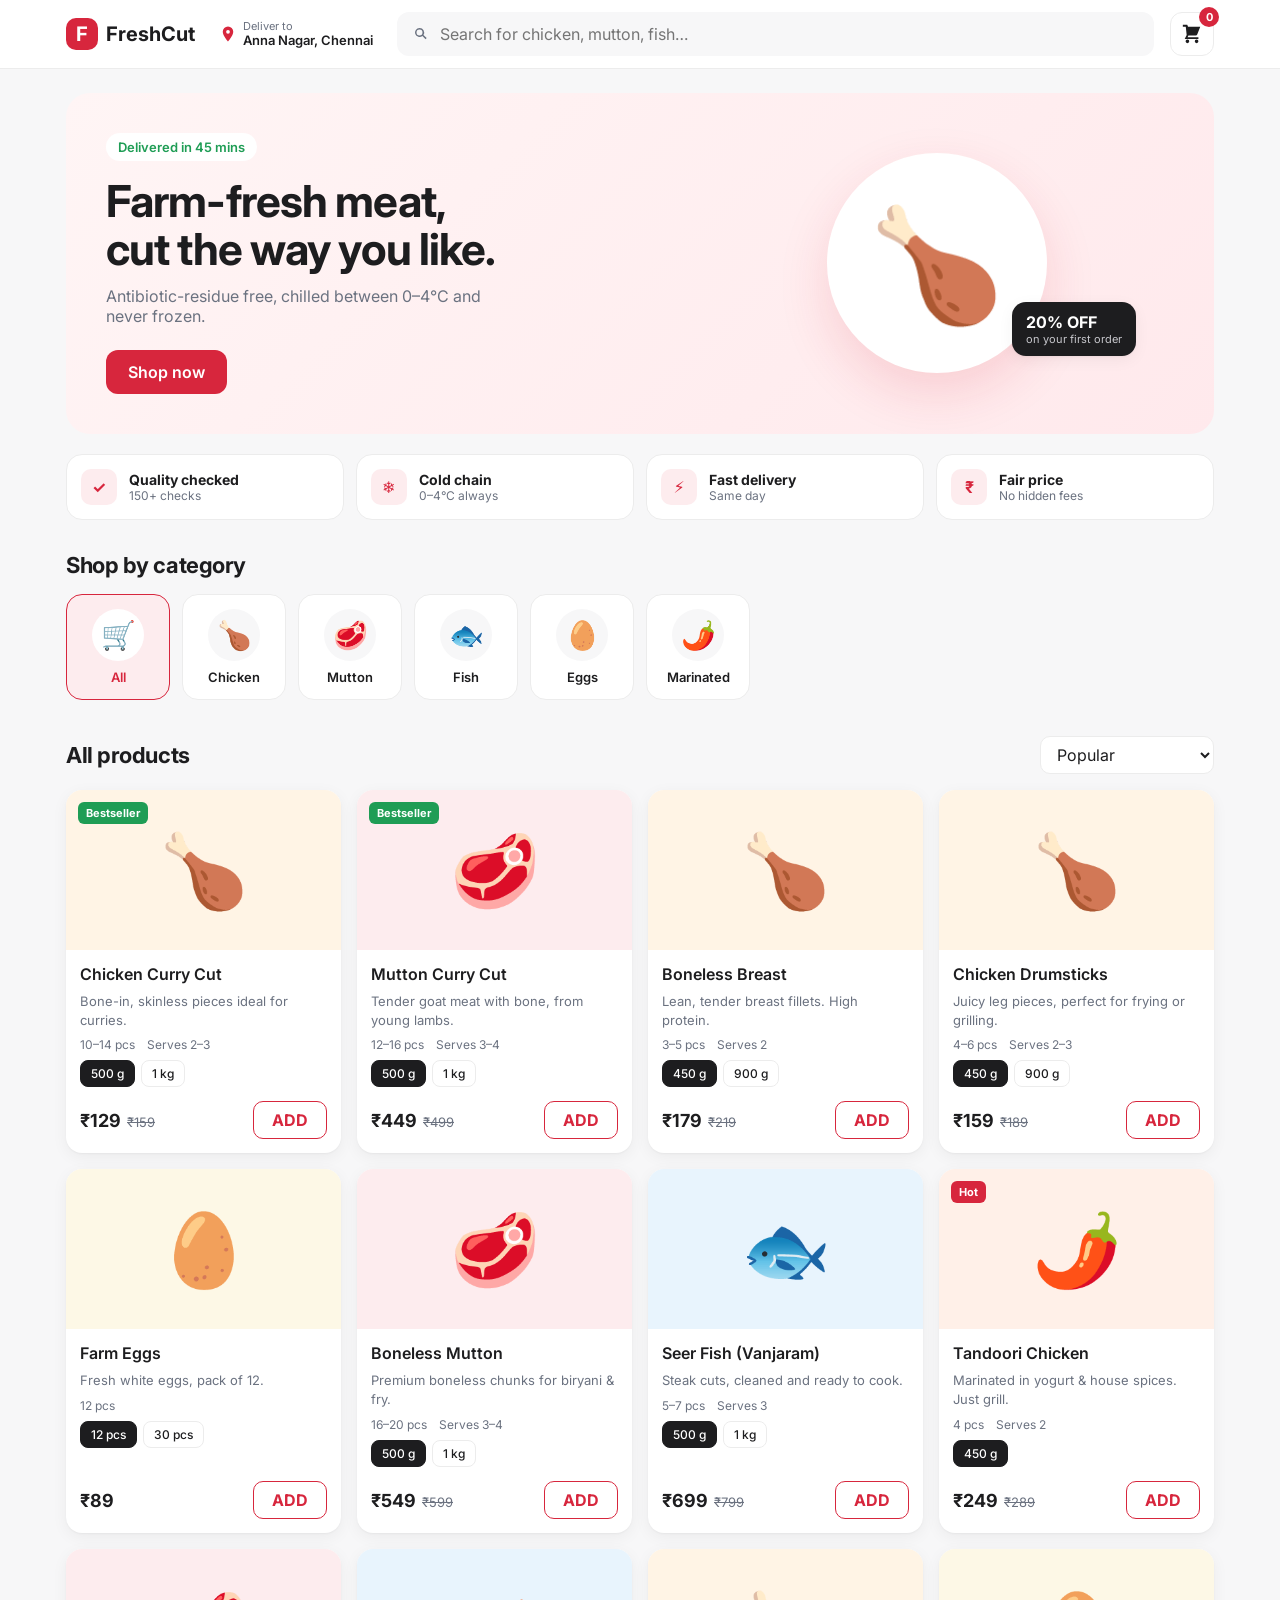
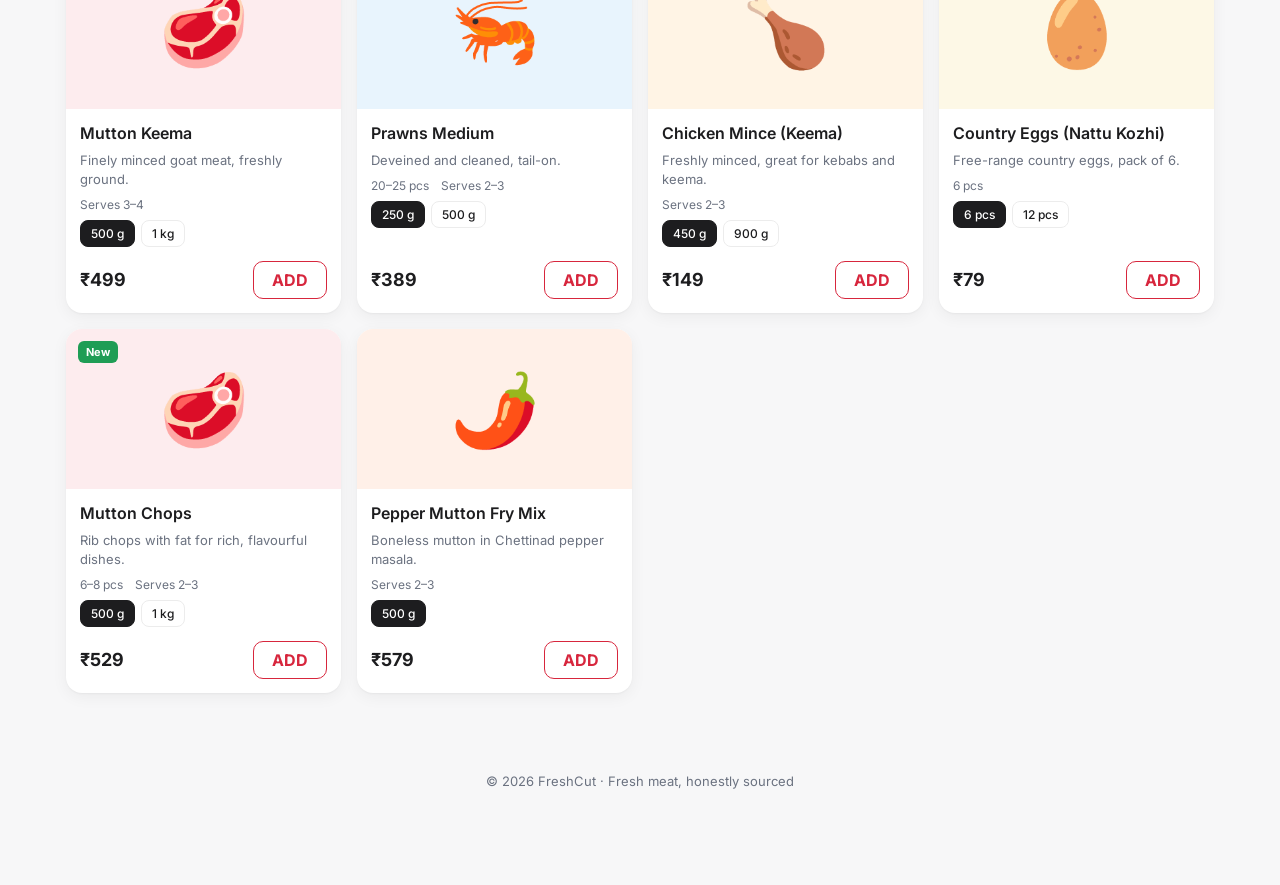
<file: index.html>
<!doctype html>
<html lang="en">
<head>
  <meta charset="utf-8" />
  <meta name="viewport" content="width=device-width, initial-scale=1" />
  <title>FreshCut – Chicken & Mutton</title>
  <meta name="description" content="Fresh chicken, mutton, fish and eggs delivered to your door." />
  <link rel="preconnect" href="https://fonts.googleapis.com" />
  <link href="https://fonts.googleapis.com/css2?family=Inter:wght@400;500;600;700&display=swap" rel="stylesheet" />
  <link rel="stylesheet" href="styles.css" />
</head>
<body>
  <header class="topbar">
    <div class="container topbar-inner">
      <a class="brand" href="#">
        <span class="brand-mark">F</span>
        <span>FreshCut</span>
      </a>

      <button class="location" type="button" aria-label="Change delivery location">
        <svg viewBox="0 0 24 24" width="18" height="18" aria-hidden="true"><path fill="currentColor" d="M12 2a7 7 0 0 0-7 7c0 5.25 7 13 7 13s7-7.75 7-13a7 7 0 0 0-7-7Zm0 9.5A2.5 2.5 0 1 1 12 6.5a2.5 2.5 0 0 1 0 5Z"/></svg>
        <span class="location-text">
          <small>Deliver to</small>
          <strong>Anna Nagar, Chennai</strong>
        </span>
      </button>

      <label class="search">
        <svg viewBox="0 0 24 24" width="18" height="18" aria-hidden="true"><path fill="currentColor" d="M10 4a6 6 0 1 0 3.87 10.59l4.27 4.27 1.41-1.41-4.27-4.27A6 6 0 0 0 10 4Zm0 2a4 4 0 1 1 0 8 4 4 0 0 1 0-8Z"/></svg>
        <input id="search" type="search" placeholder="Search for chicken, mutton, fish…" autocomplete="off" />
      </label>

      <button class="cart-btn" id="openCart" type="button" aria-label="Open cart">
        <svg viewBox="0 0 24 24" width="22" height="22" aria-hidden="true"><path fill="currentColor" d="M7 18a2 2 0 1 0 0 4 2 2 0 0 0 0-4Zm10 0a2 2 0 1 0 0 4 2 2 0 0 0 0-4ZM5.2 4H2V2h4.8l.9 2H21l-3.2 8.4a2 2 0 0 1-1.87 1.3H8.1l-.9 1.8H19v2H4l2.2-4.4L5.2 4Z"/></svg>
        <span class="cart-count" id="cartCount">0</span>
      </button>
    </div>
  </header>

  <main class="container">
    <section class="hero">
      <div class="hero-text">
        <span class="pill">Delivered in 45 mins</span>
        <h1>Farm-fresh meat,<br />cut the way you like.</h1>
        <p>Antibiotic-residue free, chilled between 0–4°C and never frozen.</p>
        <a class="btn btn-primary" href="#products">Shop now</a>
      </div>
      <div class="hero-art" aria-hidden="true">
        <div class="hero-plate"><span>🍗</span></div>
        <div class="hero-badge">
          <strong>20% OFF</strong>
          <small>on your first order</small>
        </div>
      </div>
    </section>

    <section class="features">
      <div class="feature"><span>✓</span><div><strong>Quality checked</strong><small>150+ checks</small></div></div>
      <div class="feature"><span>❄</span><div><strong>Cold chain</strong><small>0–4°C always</small></div></div>
      <div class="feature"><span>⚡</span><div><strong>Fast delivery</strong><small>Same day</small></div></div>
      <div class="feature"><span>₹</span><div><strong>Fair price</strong><small>No hidden fees</small></div></div>
    </section>

    <section id="products">
      <div class="section-head">
        <h2>Shop by category</h2>
      </div>
      <div class="categories" id="categories" role="tablist"></div>

      <div class="section-head">
        <h2 id="listTitle">All products</h2>
        <select id="sort" class="sort" aria-label="Sort products">
          <option value="popular">Popular</option>
          <option value="low">Price: low to high</option>
          <option value="high">Price: high to low</option>
        </select>
      </div>
      <div class="grid" id="grid"></div>
      <p class="empty" id="empty" hidden>No products match your search.</p>
    </section>
  </main>

  <footer class="footer">
    <div class="container">© 2026 FreshCut · Fresh meat, honestly sourced</div>
  </footer>

  <!-- Cart drawer -->
  <div class="overlay" id="overlay" hidden></div>
  <aside class="drawer" id="drawer" aria-label="Shopping cart" aria-hidden="true">
    <div class="drawer-head">
      <h3>Your cart</h3>
      <button class="icon-btn" id="closeCart" type="button" aria-label="Close cart">✕</button>
    </div>
    <div class="drawer-body" id="cartItems"></div>
    <div class="drawer-foot" id="cartFoot">
      <div class="row"><span>Item total</span><span id="subtotal">₹0</span></div>
      <div class="row"><span>Delivery</span><span id="delivery">₹0</span></div>
      <div class="row total"><span>To pay</span><span id="total">₹0</span></div>
      <p class="hint" id="freeHint"></p>
      <button class="btn btn-primary btn-block" id="checkout" type="button">Proceed to checkout</button>
    </div>
  </aside>

  <div class="toast" id="toast" role="status" aria-live="polite"></div>

  <!-- Mobile bottom cart bar -->
  <button class="cart-bar" id="cartBar" type="button" hidden>
    <span id="cartBarText">0 items · ₹0</span>
    <strong>View cart →</strong>
  </button>

  <script src="app.js"></script>
</body>
</html>
</file>
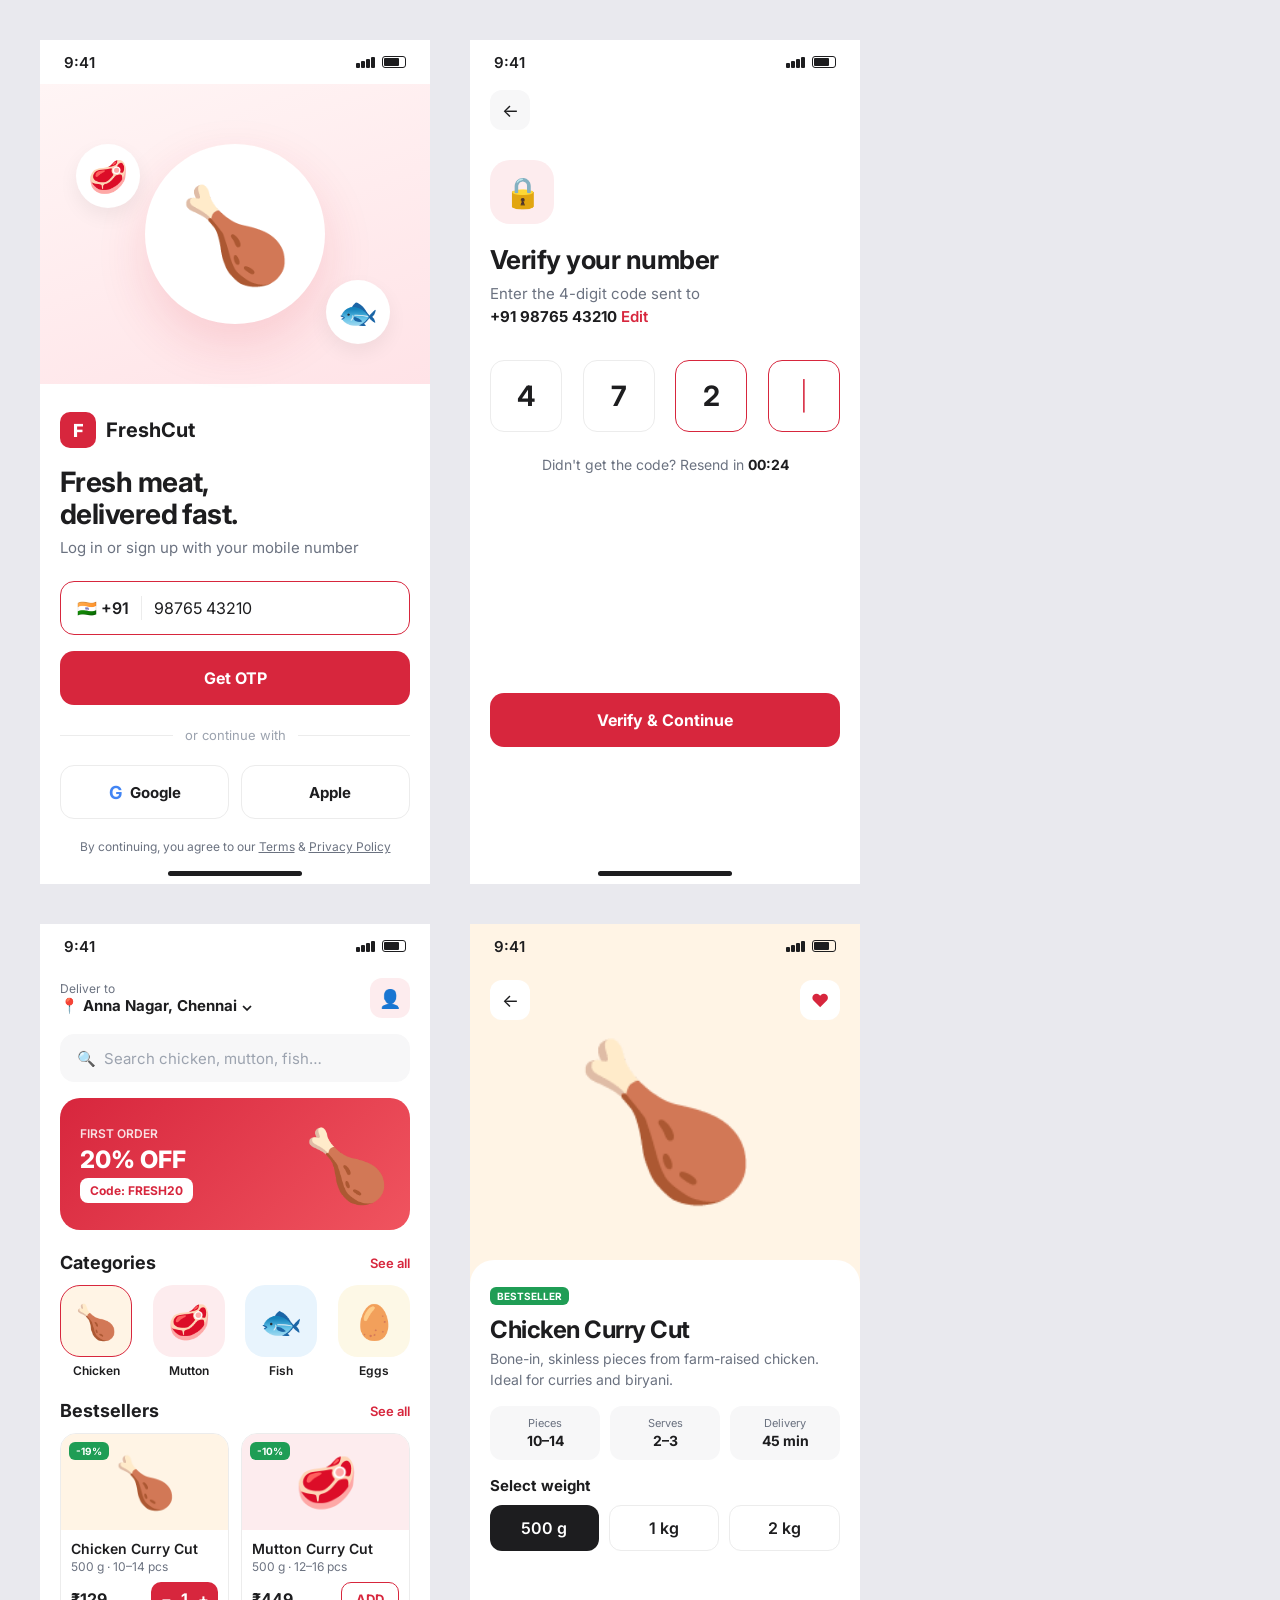
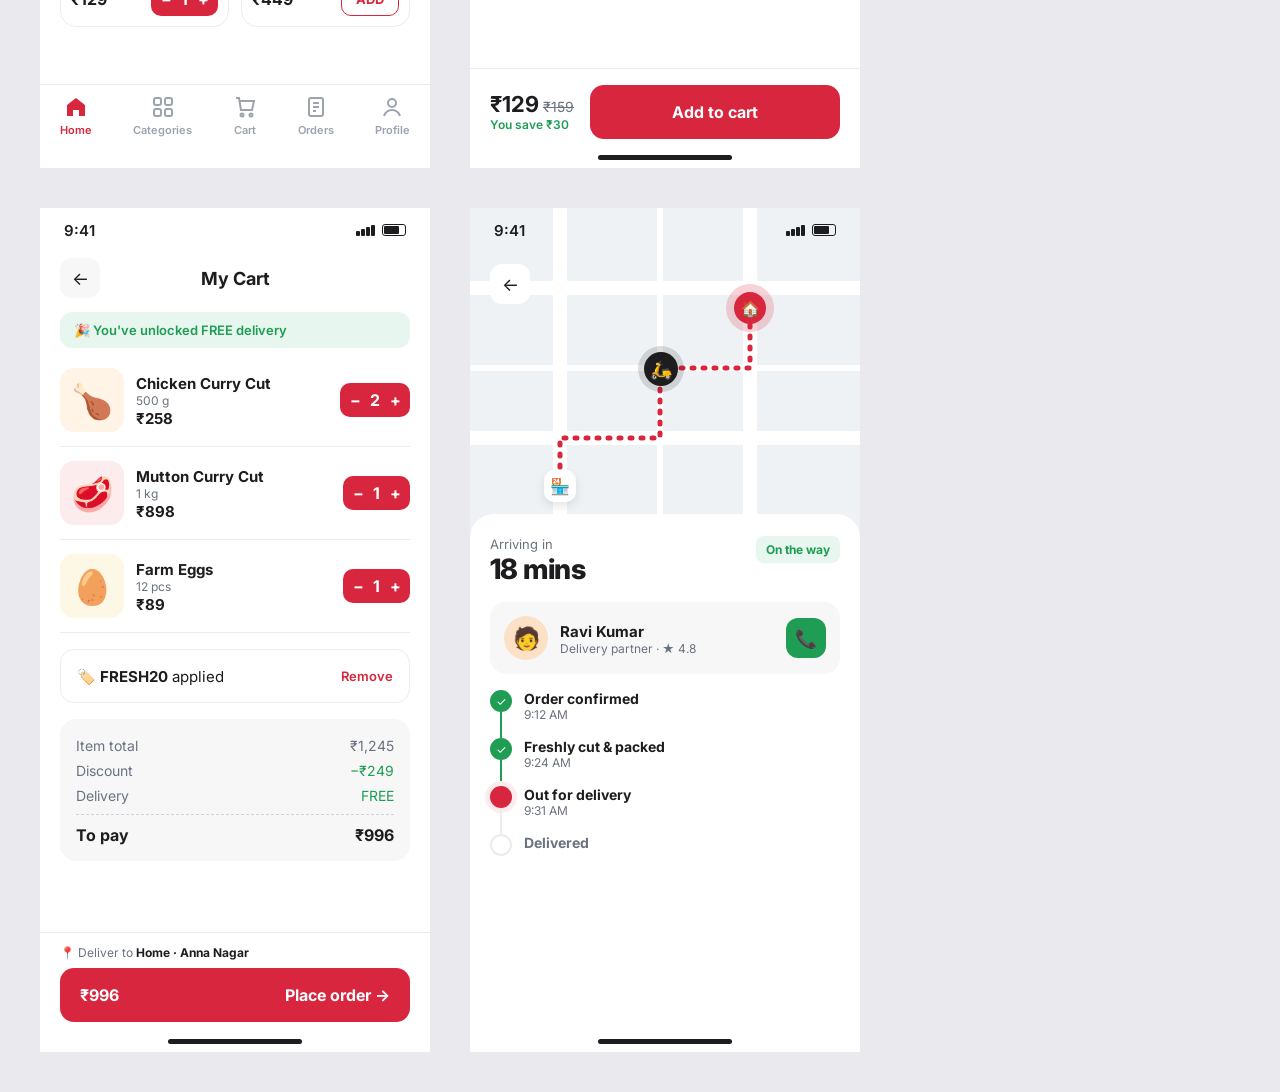
<file: screens/screens.html>
<!doctype html>
<html lang="en">
<head>
<meta charset="utf-8" />
<title>FreshCut Mobile Screens</title>
<link href="https://fonts.googleapis.com/css2?family=Inter:wght@400;500;600;700;800&display=swap" rel="stylesheet" />
<style>
  :root {
    --red: #d7263d; --red-soft: #fdecee; --green: #1f9d55; --green-soft: #e7f6ee;
    --ink: #1d1d1f; --muted: #6b7280; --line: #ececec; --bg: #f7f7f8;
  }
  * { box-sizing: border-box; margin: 0; padding: 0; }
  body { font-family: Inter, sans-serif; color: var(--ink); background: #e9e9ee; display: flex; flex-wrap: wrap; gap: 40px; padding: 40px; }
  .screen { position: relative; width: 390px; height: 844px; background: #fff; overflow: hidden; display: flex; flex-direction: column; }
  .status { height: 44px; flex-shrink: 0; display: flex; align-items: center; justify-content: space-between; padding: 0 24px; font-size: 15px; font-weight: 600; }
  .status .icons { display: flex; gap: 6px; align-items: center; }
  .bar { display: inline-block; width: 4px; background: var(--ink); border-radius: 1px; margin-right: 1px; }
  .battery { width: 24px; height: 12px; border: 1.5px solid var(--ink); border-radius: 3px; padding: 1px; }
  .battery i { display: block; width: 75%; height: 100%; background: var(--ink); border-radius: 1px; }
  .content { flex: 1; padding: 0 20px; overflow: hidden; }
  .muted { color: var(--muted); }
  .btn { display: flex; align-items: center; justify-content: center; height: 54px; border-radius: 14px; background: var(--red); color: #fff; font-weight: 700; font-size: 16px; }
  .btn.ghost { background: #fff; color: var(--ink); border: 1.5px solid var(--line); }
  .input { height: 54px; border-radius: 14px; border: 1.5px solid var(--line); display: flex; align-items: center; padding: 0 16px; gap: 12px; font-size: 16px; }
  .input.focus { border-color: var(--red); }
  .logo { width: 56px; height: 56px; border-radius: 16px; background: var(--red); color: #fff; display: grid; place-items: center; font-weight: 800; font-size: 28px; }
  .topnav { display: flex; align-items: center; justify-content: space-between; height: 52px; }
  .round { width: 40px; height: 40px; border-radius: 12px; background: var(--bg); display: grid; place-items: center; font-size: 18px; }
  .tabbar { height: 84px; flex-shrink: 0; border-top: 1px solid var(--line); display: flex; justify-content: space-around; padding-top: 10px; background: #fff; }
  .tab { display: flex; flex-direction: column; align-items: center; gap: 4px; font-size: 11px; font-weight: 600; color: #9ca3af; }
  .tab svg { width: 24px; height: 24px; }
  .tab.on { color: var(--red); }
  .tag { display: inline-block; padding: 3px 7px; border-radius: 6px; background: var(--green); color: #fff; font-size: 10px; font-weight: 700; }
  .h-title { font-size: 18px; font-weight: 700; }
  .home-ind { position: absolute; bottom: 8px; left: 50%; width: 134px; height: 5px; border-radius: 3px; background: var(--ink); transform: translateX(-50%); }
  .stepper { display: inline-flex; align-items: center; height: 34px; border-radius: 10px; background: var(--red); color: #fff; font-weight: 700; }
  .stepper span { width: 30px; text-align: center; }
</style>
</head>
<body>

<!-- 1. LOGIN -->
<section class="screen" id="login">
  <div class="status"><span>9:41</span><span class="icons"><span><i class="bar" style="height:5px"></i><i class="bar" style="height:7px"></i><i class="bar" style="height:9px"></i><i class="bar" style="height:11px"></i></span><span class="battery"><i></i></span></span></div>
  <div style="height:300px;background:linear-gradient(160deg,#fff5f5,#ffe3e7);display:grid;place-items:center;position:relative">
    <div style="width:180px;height:180px;border-radius:50%;background:#fff;display:grid;place-items:center;font-size:92px;box-shadow:0 20px 50px rgba(215,38,61,.15)">🍗</div>
    <div style="position:absolute;left:36px;top:60px;width:64px;height:64px;border-radius:50%;background:#fff;display:grid;place-items:center;font-size:32px;box-shadow:0 8px 20px rgba(0,0,0,.06)">🥩</div>
    <div style="position:absolute;right:40px;bottom:40px;width:64px;height:64px;border-radius:50%;background:#fff;display:grid;place-items:center;font-size:32px;box-shadow:0 8px 20px rgba(0,0,0,.06)">🐟</div>
  </div>
  <div class="content" style="padding-top:28px">
    <div style="display:flex;align-items:center;gap:10px;margin-bottom:18px"><div class="logo" style="width:36px;height:36px;font-size:18px;border-radius:10px">F</div><strong style="font-size:20px">FreshCut</strong></div>
    <h1 style="font-size:28px;line-height:1.15;letter-spacing:-.02em">Fresh meat,<br>delivered fast.</h1>
    <p class="muted" style="margin:8px 0 24px;font-size:15px">Log in or sign up with your mobile number</p>
    <div class="input focus"><span style="font-weight:600">🇮🇳 +91</span><span style="width:1px;height:24px;background:var(--line)"></span><span>98765 43210</span></div>
    <div class="btn" style="margin-top:16px">Get OTP</div>
    <div style="display:flex;align-items:center;gap:12px;margin:22px 0;color:#9ca3af;font-size:13px"><span style="flex:1;height:1px;background:var(--line)"></span>or continue with<span style="flex:1;height:1px;background:var(--line)"></span></div>
    <div style="display:flex;gap:12px">
      <div class="btn ghost" style="flex:1;font-size:15px;gap:8px"><b style="color:#4285f4;font-size:18px">G</b> Google</div>
      <div class="btn ghost" style="flex:1;font-size:15px;gap:8px"><b style="font-size:18px"></b> Apple</div>
    </div>
    <p class="muted" style="text-align:center;font-size:12px;margin-top:20px">By continuing, you agree to our <u>Terms</u> & <u>Privacy Policy</u></p>
  </div>
  <div class="home-ind"></div>
</section>

<!-- 2. OTP -->
<section class="screen" id="otp">
  <div class="status"><span>9:41</span><span class="icons"><span><i class="bar" style="height:5px"></i><i class="bar" style="height:7px"></i><i class="bar" style="height:9px"></i><i class="bar" style="height:11px"></i></span><span class="battery"><i></i></span></span></div>
  <div class="content">
    <div class="topnav"><div class="round">←</div></div>
    <div style="width:64px;height:64px;border-radius:20px;background:var(--red-soft);display:grid;place-items:center;font-size:30px;margin:24px 0 20px">🔒</div>
    <h1 style="font-size:26px;letter-spacing:-.02em">Verify your number</h1>
    <p class="muted" style="margin:8px 0 32px;font-size:15px;line-height:1.5">Enter the 4-digit code sent to<br><b style="color:var(--ink)">+91 98765 43210</b> <span style="color:var(--red);font-weight:600">Edit</span></p>
    <div style="display:flex;gap:14px;justify-content:space-between">
      <div class="input" style="width:72px;height:72px;justify-content:center;font-size:28px;font-weight:700">4</div>
      <div class="input" style="width:72px;height:72px;justify-content:center;font-size:28px;font-weight:700">7</div>
      <div class="input focus" style="width:72px;height:72px;justify-content:center;font-size:28px;font-weight:700">2</div>
      <div class="input focus" style="width:72px;height:72px;justify-content:center;font-size:28px;font-weight:300;color:var(--red)">|</div>
    </div>
    <p class="muted" style="margin:24px 0;font-size:14px;text-align:center">Didn't get the code? Resend in <b style="color:var(--ink)">00:24</b></p>
    <div class="btn" style="margin-top:220px">Verify & Continue</div>
  </div>
  <div class="home-ind"></div>
</section>

<!-- 3. HOME / DASHBOARD -->
<section class="screen" id="home">
  <div class="status"><span>9:41</span><span class="icons"><span><i class="bar" style="height:5px"></i><i class="bar" style="height:7px"></i><i class="bar" style="height:9px"></i><i class="bar" style="height:11px"></i></span><span class="battery"><i></i></span></span></div>
  <div class="content" style="padding-top:4px">
    <div class="topnav">
      <div><div class="muted" style="font-size:12px">Deliver to</div><div style="font-weight:700;font-size:15px"><span style="color:var(--red)">📍</span> Anna Nagar, Chennai ⌄</div></div>
      <div class="round" style="background:var(--red-soft)">👤</div>
    </div>
    <div class="input" style="background:var(--bg);border-color:var(--bg);height:48px;margin:10px 0 16px;color:#9ca3af;font-size:15px">🔍&nbsp; Search chicken, mutton, fish…</div>
    <div style="border-radius:20px;background:linear-gradient(135deg,#d7263d,#f0545f);color:#fff;padding:18px 20px;display:flex;justify-content:space-between;align-items:center;height:132px">
      <div><div style="font-size:12px;opacity:.85;font-weight:600">FIRST ORDER</div><div style="font-size:24px;font-weight:800;margin:4px 0">20% OFF</div><div style="font-size:12px;background:#fff;color:var(--red);padding:5px 10px;border-radius:8px;display:inline-block;font-weight:700">Code: FRESH20</div></div>
      <div style="font-size:70px">🍗</div>
    </div>
    <div style="display:flex;justify-content:space-between;align-items:center;margin:22px 0 12px"><span class="h-title">Categories</span><span style="color:var(--red);font-size:13px;font-weight:600">See all</span></div>
    <div style="display:flex;justify-content:space-between">
      <div style="text-align:center;font-size:12px;font-weight:600"><div style="width:72px;height:72px;border-radius:20px;background:#fff4e5;display:grid;place-items:center;font-size:34px;margin-bottom:6px;border:1.5px solid var(--red)">🍗</div>Chicken</div>
      <div style="text-align:center;font-size:12px;font-weight:600"><div style="width:72px;height:72px;border-radius:20px;background:var(--red-soft);display:grid;place-items:center;font-size:34px;margin-bottom:6px">🥩</div>Mutton</div>
      <div style="text-align:center;font-size:12px;font-weight:600"><div style="width:72px;height:72px;border-radius:20px;background:#e8f4fd;display:grid;place-items:center;font-size:34px;margin-bottom:6px">🐟</div>Fish</div>
      <div style="text-align:center;font-size:12px;font-weight:600"><div style="width:72px;height:72px;border-radius:20px;background:#fdf8e6;display:grid;place-items:center;font-size:34px;margin-bottom:6px">🥚</div>Eggs</div>
    </div>
    <div style="display:flex;justify-content:space-between;align-items:center;margin:22px 0 12px"><span class="h-title">Bestsellers</span><span style="color:var(--red);font-size:13px;font-weight:600">See all</span></div>
    <div style="display:flex;gap:12px">
      <div style="flex:1;border-radius:16px;border:1px solid var(--line);overflow:hidden">
        <div style="height:96px;background:#fff4e5;display:grid;place-items:center;font-size:50px;position:relative">🍗<span class="tag" style="position:absolute;top:8px;left:8px">-19%</span></div>
        <div style="padding:10px"><div style="font-weight:600;font-size:14px">Chicken Curry Cut</div><div class="muted" style="font-size:12px;margin:2px 0 8px">500 g · 10–14 pcs</div>
        <div style="display:flex;justify-content:space-between;align-items:center"><b>₹129</b><span class="stepper"><span>−</span>1<span>+</span></span></div></div>
      </div>
      <div style="flex:1;border-radius:16px;border:1px solid var(--line);overflow:hidden">
        <div style="height:96px;background:var(--red-soft);display:grid;place-items:center;font-size:50px;position:relative">🥩<span class="tag" style="position:absolute;top:8px;left:8px">-10%</span></div>
        <div style="padding:10px"><div style="font-weight:600;font-size:14px">Mutton Curry Cut</div><div class="muted" style="font-size:12px;margin:2px 0 8px">500 g · 12–16 pcs</div>
        <div style="display:flex;justify-content:space-between;align-items:center"><b>₹449</b><span style="height:34px;padding:0 14px;border-radius:10px;border:1.5px solid var(--red);color:var(--red);font-weight:700;font-size:13px;display:grid;place-items:center">ADD</span></div></div>
      </div>
    </div>
  </div>
  <div class="tabbar">
    <div class="tab on"><svg viewBox="0 0 24 24" fill="currentColor"><path d="M12 3 3 10v11h6v-6h6v6h6V10z"/></svg>Home</div>
    <div class="tab"><svg viewBox="0 0 24 24" fill="none" stroke="currentColor" stroke-width="2"><rect x="3" y="3" width="7" height="7" rx="2"/><rect x="14" y="3" width="7" height="7" rx="2"/><rect x="3" y="14" width="7" height="7" rx="2"/><rect x="14" y="14" width="7" height="7" rx="2"/></svg>Categories</div>
    <div class="tab"><svg viewBox="0 0 24 24" fill="none" stroke="currentColor" stroke-width="2"><path d="M6 6h15l-2 9H8L6 3H3"/><circle cx="9" cy="20" r="1.5"/><circle cx="18" cy="20" r="1.5"/></svg>Cart</div>
    <div class="tab"><svg viewBox="0 0 24 24" fill="none" stroke="currentColor" stroke-width="2"><rect x="5" y="3" width="14" height="18" rx="2"/><path d="M9 8h6M9 12h6M9 16h3"/></svg>Orders</div>
    <div class="tab"><svg viewBox="0 0 24 24" fill="none" stroke="currentColor" stroke-width="2"><circle cx="12" cy="8" r="4"/><path d="M4 21c1.5-4 4.5-6 8-6s6.5 2 8 6"/></svg>Profile</div>
  </div>
</section>

<!-- 4. PRODUCT DETAIL -->
<section class="screen" id="product">
  <div style="height:360px;background:#fff4e5;position:relative;display:grid;place-items:center">
    <div class="status" style="position:absolute;top:0;left:0;right:0"><span>9:41</span><span class="icons"><span><i class="bar" style="height:5px"></i><i class="bar" style="height:7px"></i><i class="bar" style="height:9px"></i><i class="bar" style="height:11px"></i></span><span class="battery"><i></i></span></span></div>
    <div style="position:absolute;top:56px;left:20px;right:20px;display:flex;justify-content:space-between"><div class="round" style="background:#fff">←</div><div class="round" style="background:#fff;color:var(--red)">♥</div></div>
    <div style="font-size:150px;margin-top:30px">🍗</div>
  </div>
  <div class="content" style="margin-top:-24px;background:#fff;border-radius:24px 24px 0 0;padding-top:24px;position:relative">
    <span class="tag">BESTSELLER</span>
    <h1 style="font-size:24px;margin:10px 0 4px;letter-spacing:-.02em">Chicken Curry Cut</h1>
    <p class="muted" style="font-size:14px;line-height:1.5">Bone-in, skinless pieces from farm-raised chicken. Ideal for curries and biryani.</p>
    <div style="display:flex;gap:10px;margin:16px 0">
      <div style="flex:1;background:var(--bg);border-radius:12px;padding:10px;text-align:center"><div class="muted" style="font-size:11px">Pieces</div><b style="font-size:14px">10–14</b></div>
      <div style="flex:1;background:var(--bg);border-radius:12px;padding:10px;text-align:center"><div class="muted" style="font-size:11px">Serves</div><b style="font-size:14px">2–3</b></div>
      <div style="flex:1;background:var(--bg);border-radius:12px;padding:10px;text-align:center"><div class="muted" style="font-size:11px">Delivery</div><b style="font-size:14px">45 min</b></div>
    </div>
    <div class="h-title" style="font-size:15px;margin-bottom:10px">Select weight</div>
    <div style="display:flex;gap:10px">
      <div style="flex:1;height:46px;border-radius:12px;background:var(--ink);color:#fff;display:grid;place-items:center;font-weight:600">500 g</div>
      <div style="flex:1;height:46px;border-radius:12px;border:1.5px solid var(--line);display:grid;place-items:center;font-weight:600">1 kg</div>
      <div style="flex:1;height:46px;border-radius:12px;border:1.5px solid var(--line);display:grid;place-items:center;font-weight:600">2 kg</div>
    </div>
  </div>
  <div style="height:100px;border-top:1px solid var(--line);display:flex;align-items:center;gap:16px;padding:0 20px 14px">
    <div><b style="font-size:22px">₹129</b> <s class="muted" style="font-size:14px">₹159</s><div style="color:var(--green);font-size:12px;font-weight:600">You save ₹30</div></div>
    <div class="btn" style="flex:1">Add to cart</div>
  </div>
  <div class="home-ind"></div>
</section>

<!-- 5. CART -->
<section class="screen" id="cart">
  <div class="status"><span>9:41</span><span class="icons"><span><i class="bar" style="height:5px"></i><i class="bar" style="height:7px"></i><i class="bar" style="height:9px"></i><i class="bar" style="height:11px"></i></span><span class="battery"><i></i></span></span></div>
  <div class="content">
    <div class="topnav"><div class="round">←</div><span class="h-title">My Cart</span><div style="width:40px"></div></div>
    <div style="background:var(--green-soft);color:var(--green);font-size:13px;font-weight:600;padding:10px 14px;border-radius:12px;margin:8px 0 6px">🎉 You've unlocked FREE delivery</div>
    <div style="display:flex;gap:12px;align-items:center;padding:14px 0;border-bottom:1px solid var(--line)">
      <div style="width:64px;height:64px;border-radius:14px;background:#fff4e5;display:grid;place-items:center;font-size:34px">🍗</div>
      <div style="flex:1"><b style="font-size:15px">Chicken Curry Cut</b><div class="muted" style="font-size:12px">500 g</div><b style="font-size:15px">₹258</b></div>
      <span class="stepper"><span>−</span>2<span>+</span></span>
    </div>
    <div style="display:flex;gap:12px;align-items:center;padding:14px 0;border-bottom:1px solid var(--line)">
      <div style="width:64px;height:64px;border-radius:14px;background:var(--red-soft);display:grid;place-items:center;font-size:34px">🥩</div>
      <div style="flex:1"><b style="font-size:15px">Mutton Curry Cut</b><div class="muted" style="font-size:12px">1 kg</div><b style="font-size:15px">₹898</b></div>
      <span class="stepper"><span>−</span>1<span>+</span></span>
    </div>
    <div style="display:flex;gap:12px;align-items:center;padding:14px 0;border-bottom:1px solid var(--line)">
      <div style="width:64px;height:64px;border-radius:14px;background:#fdf8e6;display:grid;place-items:center;font-size:34px">🥚</div>
      <div style="flex:1"><b style="font-size:15px">Farm Eggs</b><div class="muted" style="font-size:12px">12 pcs</div><b style="font-size:15px">₹89</b></div>
      <span class="stepper"><span>−</span>1<span>+</span></span>
    </div>
    <div class="input" style="margin:16px 0;justify-content:space-between;font-size:15px"><span>🏷️ <b>FRESH20</b> applied</span><span style="color:var(--red);font-weight:600;font-size:13px">Remove</span></div>
    <div style="background:var(--bg);border-radius:16px;padding:14px 16px;font-size:14px">
      <div style="display:flex;justify-content:space-between;padding:4px 0" class="muted"><span>Item total</span><span>₹1,245</span></div>
      <div style="display:flex;justify-content:space-between;padding:4px 0" class="muted"><span>Discount</span><span style="color:var(--green)">−₹249</span></div>
      <div style="display:flex;justify-content:space-between;padding:4px 0" class="muted"><span>Delivery</span><span style="color:var(--green)">FREE</span></div>
      <div style="display:flex;justify-content:space-between;padding:10px 0 2px;border-top:1px dashed #d4d4d8;margin-top:6px;font-weight:700;font-size:16px"><span>To pay</span><span>₹996</span></div>
    </div>
  </div>
  <div style="padding:12px 20px 30px;border-top:1px solid var(--line)">
    <div class="muted" style="font-size:12px;margin-bottom:8px">📍 Deliver to <b style="color:var(--ink)">Home · Anna Nagar</b></div>
    <div class="btn" style="justify-content:space-between;padding:0 20px"><span>₹996</span><span>Place order →</span></div>
  </div>
  <div class="home-ind"></div>
</section>

<!-- 6. ORDER TRACKING -->
<section class="screen" id="tracking">
  <div style="height:330px;position:relative;background:#eef2f5;overflow:hidden">
    <svg width="390" height="330" style="position:absolute;inset:0">
      <g stroke="#fff" stroke-width="14" fill="none"><path d="M-10 80 H400"/><path d="M-10 230 H400"/><path d="M90 -10 V340"/><path d="M280 -10 V340"/></g>
      <g stroke="#fff" stroke-width="6" fill="none"><path d="M-10 160 H400"/><path d="M190 -10 V340"/></g>
      <path d="M90 270 V230 H190 V160 H280 V110" stroke="var(--red)" stroke-width="5" fill="none" stroke-dasharray="2 9" stroke-linecap="round"/>
    </svg>
    <div class="status" style="position:absolute;top:0;left:0;right:0"><span>9:41</span><span class="icons"><span><i class="bar" style="height:5px"></i><i class="bar" style="height:7px"></i><i class="bar" style="height:9px"></i><i class="bar" style="height:11px"></i></span><span class="battery"><i></i></span></span></div>
    <div class="round" style="position:absolute;top:56px;left:20px;background:#fff">←</div>
    <div style="position:absolute;left:174px;top:144px;width:34px;height:34px;border-radius:50%;background:var(--ink);display:grid;place-items:center;font-size:18px;box-shadow:0 0 0 6px rgba(29,29,31,.15)">🛵</div>
    <div style="position:absolute;left:264px;top:84px;width:32px;height:32px;border-radius:50%;background:var(--red);color:#fff;display:grid;place-items:center;font-size:15px;box-shadow:0 0 0 8px rgba(215,38,61,.2)">🏠</div>
    <div style="position:absolute;left:74px;top:262px;width:32px;height:32px;border-radius:10px;background:#fff;display:grid;place-items:center;font-size:16px;box-shadow:0 4px 10px rgba(0,0,0,.1)">🏪</div>
  </div>
  <div class="content" style="margin-top:-24px;background:#fff;border-radius:24px 24px 0 0;padding-top:22px;position:relative">
    <div style="display:flex;justify-content:space-between;align-items:flex-start">
      <div><div class="muted" style="font-size:13px">Arriving in</div><div style="font-size:28px;font-weight:800;letter-spacing:-.02em">18 mins</div></div>
      <span style="background:var(--green-soft);color:var(--green);font-size:12px;font-weight:700;padding:6px 10px;border-radius:8px">On the way</span>
    </div>
    <div style="display:flex;align-items:center;gap:12px;padding:14px;background:var(--bg);border-radius:16px;margin:16px 0">
      <div style="width:44px;height:44px;border-radius:50%;background:#fde1c7;display:grid;place-items:center;font-size:22px">🧑</div>
      <div style="flex:1"><b style="font-size:15px">Ravi Kumar</b><div class="muted" style="font-size:12px">Delivery partner · ★ 4.8</div></div>
      <div class="round" style="background:var(--green);color:#fff">📞</div>
    </div>
    <div style="font-size:14px">
      <div style="display:flex;gap:12px;align-items:flex-start"><div style="display:flex;flex-direction:column;align-items:center"><span style="width:22px;height:22px;border-radius:50%;background:var(--green);color:#fff;display:grid;place-items:center;font-size:12px">✓</span><span style="width:2px;height:26px;background:var(--green)"></span></div><div><b>Order confirmed</b><div class="muted" style="font-size:12px">9:12 AM</div></div></div>
      <div style="display:flex;gap:12px;align-items:flex-start"><div style="display:flex;flex-direction:column;align-items:center"><span style="width:22px;height:22px;border-radius:50%;background:var(--green);color:#fff;display:grid;place-items:center;font-size:12px">✓</span><span style="width:2px;height:26px;background:var(--green)"></span></div><div><b>Freshly cut & packed</b><div class="muted" style="font-size:12px">9:24 AM</div></div></div>
      <div style="display:flex;gap:12px;align-items:flex-start"><div style="display:flex;flex-direction:column;align-items:center"><span style="width:22px;height:22px;border-radius:50%;background:var(--red);box-shadow:0 0 0 5px var(--red-soft)"></span><span style="width:2px;height:26px;background:var(--line)"></span></div><div><b>Out for delivery</b><div class="muted" style="font-size:12px">9:31 AM</div></div></div>
      <div style="display:flex;gap:12px;align-items:flex-start"><div><span style="display:block;width:22px;height:22px;border-radius:50%;border:2px solid var(--line)"></span></div><div class="muted"><b>Delivered</b></div></div>
    </div>
  </div>
  <div class="home-ind"></div>
</section>

</body>
</html>
</file>
<file: styles.css>
:root {
  --red: #d7263d;
  --red-dark: #b51d31;
  --red-soft: #fdecee;
  --green: #1f9d55;
  --ink: #1d1d1f;
  --muted: #6b7280;
  --line: #ececec;
  --bg: #f7f7f8;
  --card: #ffffff;
  --radius: 16px;
  --shadow: 0 1px 2px rgba(0, 0, 0, 0.04), 0 4px 16px rgba(0, 0, 0, 0.05);
}

* { box-sizing: border-box; }

html { scroll-behavior: smooth; }

body {
  margin: 0;
  font-family: "Inter", system-ui, -apple-system, sans-serif;
  color: var(--ink);
  background: var(--bg);
  -webkit-font-smoothing: antialiased;
}

button, input, select { font: inherit; color: inherit; }
button { cursor: pointer; }
h1, h2, h3 { margin: 0; letter-spacing: -0.02em; }

.container { max-width: 1180px; margin: 0 auto; padding: 0 16px; }

/* ---------- Top bar ---------- */
.topbar {
  position: sticky;
  top: 0;
  z-index: 20;
  background: rgba(255, 255, 255, 0.92);
  backdrop-filter: saturate(180%) blur(12px);
  border-bottom: 1px solid var(--line);
}
.topbar-inner {
  display: flex;
  align-items: center;
  gap: 16px;
  height: 68px;
}
.brand {
  display: flex;
  align-items: center;
  gap: 8px;
  font-weight: 700;
  font-size: 20px;
  color: var(--ink);
  text-decoration: none;
}
.brand-mark {
  display: grid;
  place-items: center;
  width: 32px;
  height: 32px;
  border-radius: 10px;
  background: var(--red);
  color: #fff;
}
.location {
  display: flex;
  align-items: center;
  gap: 6px;
  border: 0;
  background: none;
  padding: 6px 8px;
  border-radius: 10px;
  color: var(--red);
  text-align: left;
}
.location:hover { background: var(--red-soft); }
.location-text { display: flex; flex-direction: column; line-height: 1.2; }
.location-text small { color: var(--muted); font-size: 11px; }
.location-text strong { color: var(--ink); font-size: 13px; font-weight: 600; }

.search {
  flex: 1;
  display: flex;
  align-items: center;
  gap: 8px;
  height: 44px;
  padding: 0 14px;
  border-radius: 12px;
  background: var(--bg);
  border: 1px solid transparent;
  color: var(--muted);
  transition: border-color 0.15s, background 0.15s;
}
.search:focus-within { border-color: var(--red); background: #fff; }
.search input { flex: 1; border: 0; outline: 0; background: none; min-width: 0; color: var(--ink); }

.cart-btn {
  position: relative;
  display: grid;
  place-items: center;
  width: 44px;
  height: 44px;
  border-radius: 12px;
  border: 1px solid var(--line);
  background: #fff;
}
.cart-btn:hover { border-color: var(--red); color: var(--red); }
.cart-count {
  position: absolute;
  top: -6px;
  right: -6px;
  min-width: 20px;
  height: 20px;
  padding: 0 5px;
  border-radius: 999px;
  background: var(--red);
  color: #fff;
  font-size: 11px;
  font-weight: 700;
  display: grid;
  place-items: center;
}
.cart-count.bump { animation: bump 0.3s ease; }
@keyframes bump { 50% { transform: scale(1.35); } }

/* ---------- Hero ---------- */
.hero {
  margin-top: 24px;
  display: grid;
  grid-template-columns: 1.2fr 1fr;
  align-items: center;
  gap: 24px;
  padding: 40px;
  border-radius: 24px;
  background: linear-gradient(135deg, #fff5f5 0%, #ffe9ec 100%);
  overflow: hidden;
}
.pill {
  display: inline-block;
  padding: 6px 12px;
  border-radius: 999px;
  background: #fff;
  color: var(--green);
  font-size: 13px;
  font-weight: 600;
}
.hero h1 { margin: 16px 0 12px; font-size: clamp(28px, 4vw, 44px); line-height: 1.1; }
.hero p { margin: 0 0 24px; color: var(--muted); max-width: 420px; }
.hero-art { position: relative; display: grid; place-items: center; min-height: 220px; }
.hero-plate {
  width: 220px;
  height: 220px;
  border-radius: 50%;
  background: #fff;
  box-shadow: 0 20px 50px rgba(215, 38, 61, 0.15);
  display: grid;
  place-items: center;
  font-size: 110px;
}
.hero-badge {
  position: absolute;
  right: 8%;
  bottom: 8%;
  padding: 10px 14px;
  border-radius: 14px;
  background: var(--ink);
  color: #fff;
  display: flex;
  flex-direction: column;
  box-shadow: var(--shadow);
}
.hero-badge small { color: #c7c7cc; font-size: 11px; }

/* ---------- Buttons ---------- */
.btn {
  display: inline-flex;
  align-items: center;
  justify-content: center;
  gap: 6px;
  height: 44px;
  padding: 0 22px;
  border-radius: 12px;
  border: 0;
  font-weight: 600;
  text-decoration: none;
  transition: background 0.15s, transform 0.05s;
}
.btn:active { transform: scale(0.98); }
.btn-primary { background: var(--red); color: #fff; }
.btn-primary:hover { background: var(--red-dark); }
.btn-block { width: 100%; }

/* ---------- Features ---------- */
.features {
  display: grid;
  grid-template-columns: repeat(4, 1fr);
  gap: 12px;
  margin: 20px 0 8px;
}
.feature {
  display: flex;
  align-items: center;
  gap: 12px;
  padding: 14px;
  border-radius: var(--radius);
  background: var(--card);
  border: 1px solid var(--line);
}
.feature > span {
  display: grid;
  place-items: center;
  width: 36px;
  height: 36px;
  border-radius: 10px;
  background: var(--red-soft);
  color: var(--red);
  font-weight: 700;
  flex-shrink: 0;
}
.feature div { display: flex; flex-direction: column; }
.feature strong { font-size: 14px; }
.feature small { color: var(--muted); font-size: 12px; }

/* ---------- Sections ---------- */
.section-head {
  display: flex;
  align-items: center;
  justify-content: space-between;
  margin: 32px 0 16px;
}
.section-head h2 { font-size: 22px; }
.sort {
  height: 38px;
  padding: 0 12px;
  border-radius: 10px;
  border: 1px solid var(--line);
  background: #fff;
}

/* ---------- Categories ---------- */
.categories {
  display: flex;
  gap: 12px;
  overflow-x: auto;
  padding-bottom: 4px;
  scrollbar-width: none;
}
.categories::-webkit-scrollbar { display: none; }
.cat {
  flex: 0 0 auto;
  display: flex;
  flex-direction: column;
  align-items: center;
  gap: 8px;
  width: 104px;
  padding: 14px 8px;
  border-radius: var(--radius);
  border: 1.5px solid var(--line);
  background: #fff;
  font-size: 13px;
  font-weight: 600;
  transition: border-color 0.15s, background 0.15s;
}
.cat .cat-icon {
  display: grid;
  place-items: center;
  width: 52px;
  height: 52px;
  border-radius: 50%;
  font-size: 28px;
  background: var(--bg);
}
.cat:hover { border-color: #f3b4bd; }
.cat[aria-selected="true"] { border-color: var(--red); background: var(--red-soft); color: var(--red); }
.cat[aria-selected="true"] .cat-icon { background: #fff; }

/* ---------- Product grid ---------- */
.grid {
  display: grid;
  grid-template-columns: repeat(auto-fill, minmax(240px, 1fr));
  gap: 16px;
}
.card {
  display: flex;
  flex-direction: column;
  border-radius: var(--radius);
  background: var(--card);
  box-shadow: var(--shadow);
  overflow: hidden;
  transition: transform 0.2s, box-shadow 0.2s;
}
.card:hover { transform: translateY(-2px); box-shadow: 0 8px 28px rgba(0, 0, 0, 0.08); }
.card-media {
  position: relative;
  display: grid;
  place-items: center;
  height: 160px;
  font-size: 72px;
}
.tag {
  position: absolute;
  top: 12px;
  left: 12px;
  padding: 4px 8px;
  border-radius: 6px;
  background: var(--green);
  color: #fff;
  font-size: 11px;
  font-weight: 700;
}
.tag.hot { background: var(--red); }
.card-body { display: flex; flex-direction: column; gap: 8px; padding: 14px; flex: 1; }
.card-title { font-size: 16px; font-weight: 600; }
.card-desc { margin: 0; font-size: 13px; color: var(--muted); line-height: 1.45; }
.meta { display: flex; gap: 12px; font-size: 12px; color: var(--muted); }
.weights { display: flex; gap: 6px; flex-wrap: wrap; }
.weight {
  padding: 5px 10px;
  border-radius: 8px;
  border: 1px solid var(--line);
  background: #fff;
  font-size: 12px;
  font-weight: 500;
}
.weight[aria-pressed="true"] { border-color: var(--ink); background: var(--ink); color: #fff; }
.card-foot { display: flex; align-items: center; justify-content: space-between; margin-top: auto; padding-top: 6px; }
.price { display: flex; align-items: baseline; gap: 6px; }
.price strong { font-size: 18px; }
.price s { font-size: 13px; color: var(--muted); }
.add-btn {
  height: 38px;
  padding: 0 18px;
  border-radius: 10px;
  border: 1.5px solid var(--red);
  background: #fff;
  color: var(--red);
  font-weight: 700;
}
.add-btn:hover { background: var(--red-soft); }

.stepper {
  display: inline-flex;
  align-items: center;
  height: 38px;
  border-radius: 10px;
  background: var(--red);
  color: #fff;
  overflow: hidden;
}
.stepper button {
  width: 34px;
  height: 100%;
  border: 0;
  background: none;
  color: #fff;
  font-size: 18px;
  font-weight: 700;
}
.stepper button:hover { background: var(--red-dark); }
.stepper span { min-width: 22px; text-align: center; font-weight: 700; }

.empty { text-align: center; color: var(--muted); padding: 40px 0; }

.footer { margin-top: 56px; padding: 24px 0 96px; color: var(--muted); font-size: 13px; text-align: center; }

/* ---------- Drawer ---------- */
.overlay { position: fixed; inset: 0; background: rgba(0, 0, 0, 0.35); z-index: 40; }
.drawer {
  position: fixed;
  top: 0;
  right: 0;
  bottom: 0;
  width: min(420px, 100%);
  z-index: 50;
  display: flex;
  flex-direction: column;
  background: #fff;
  transform: translateX(100%);
  transition: transform 0.25s ease;
}
.drawer.open { transform: translateX(0); }
.drawer-head {
  display: flex;
  align-items: center;
  justify-content: space-between;
  padding: 18px 20px;
  border-bottom: 1px solid var(--line);
}
.icon-btn { width: 36px; height: 36px; border-radius: 10px; border: 0; background: var(--bg); }
.drawer-body { flex: 1; overflow-y: auto; padding: 8px 20px; }
.cart-item {
  display: grid;
  grid-template-columns: 56px 1fr auto;
  align-items: center;
  gap: 12px;
  padding: 14px 0;
  border-bottom: 1px solid var(--line);
}
.cart-thumb { display: grid; place-items: center; width: 56px; height: 56px; border-radius: 12px; font-size: 30px; }
.cart-info strong { display: block; font-size: 14px; }
.cart-info small { color: var(--muted); font-size: 12px; }
.cart-info .line-price { display: block; margin-top: 2px; font-weight: 600; font-size: 14px; }
.cart-empty { text-align: center; padding: 60px 0; color: var(--muted); }
.cart-empty div { font-size: 56px; margin-bottom: 8px; }
.drawer-foot { padding: 16px 20px 20px; border-top: 1px solid var(--line); }
.row { display: flex; justify-content: space-between; padding: 4px 0; font-size: 14px; color: var(--muted); }
.row.total { color: var(--ink); font-weight: 700; font-size: 16px; padding: 10px 0; }
.hint { margin: 0 0 12px; font-size: 12px; color: var(--green); font-weight: 500; }

/* ---------- Toast & cart bar ---------- */
.toast {
  position: fixed;
  left: 50%;
  bottom: 24px;
  z-index: 60;
  padding: 10px 16px;
  border-radius: 10px;
  background: var(--ink);
  color: #fff;
  font-size: 14px;
  opacity: 0;
  transform: translate(-50%, 12px);
  pointer-events: none;
  transition: opacity 0.2s, transform 0.2s;
}
.toast.show { opacity: 1; transform: translate(-50%, 0); }

.cart-bar {
  position: fixed;
  left: 16px;
  right: 16px;
  bottom: 16px;
  z-index: 30;
  display: none;
  justify-content: space-between;
  align-items: center;
  height: 54px;
  padding: 0 18px;
  border: 0;
  border-radius: 14px;
  background: var(--red);
  color: #fff;
  box-shadow: 0 10px 30px rgba(215, 38, 61, 0.35);
}

/* ---------- Responsive ---------- */
@media (max-width: 860px) {
  .location { display: none; }
  .hero { grid-template-columns: 1fr; padding: 28px 22px; }
  .hero-art { display: none; }
  .features { grid-template-columns: repeat(2, 1fr); }
}
@media (max-width: 600px) {
  .topbar-inner { height: auto; flex-wrap: wrap; padding: 10px 0; gap: 10px; }
  .search { order: 3; flex-basis: 100%; }
  .brand { flex: 1; }
  .cart-btn { display: none; }
  .cart-bar:not([hidden]) { display: flex; }
  .grid { grid-template-columns: 1fr 1fr; gap: 10px; }
  .card-media { height: 110px; font-size: 52px; }
  .card-body { padding: 10px; gap: 6px; }
  .card-title { font-size: 14px; }
  .card-desc, .meta { display: none; }
  .card-foot { flex-direction: column; align-items: stretch; gap: 8px; }
  .add-btn, .stepper { width: 100%; justify-content: space-between; }
  .toast { bottom: 84px; }
}
</file>
